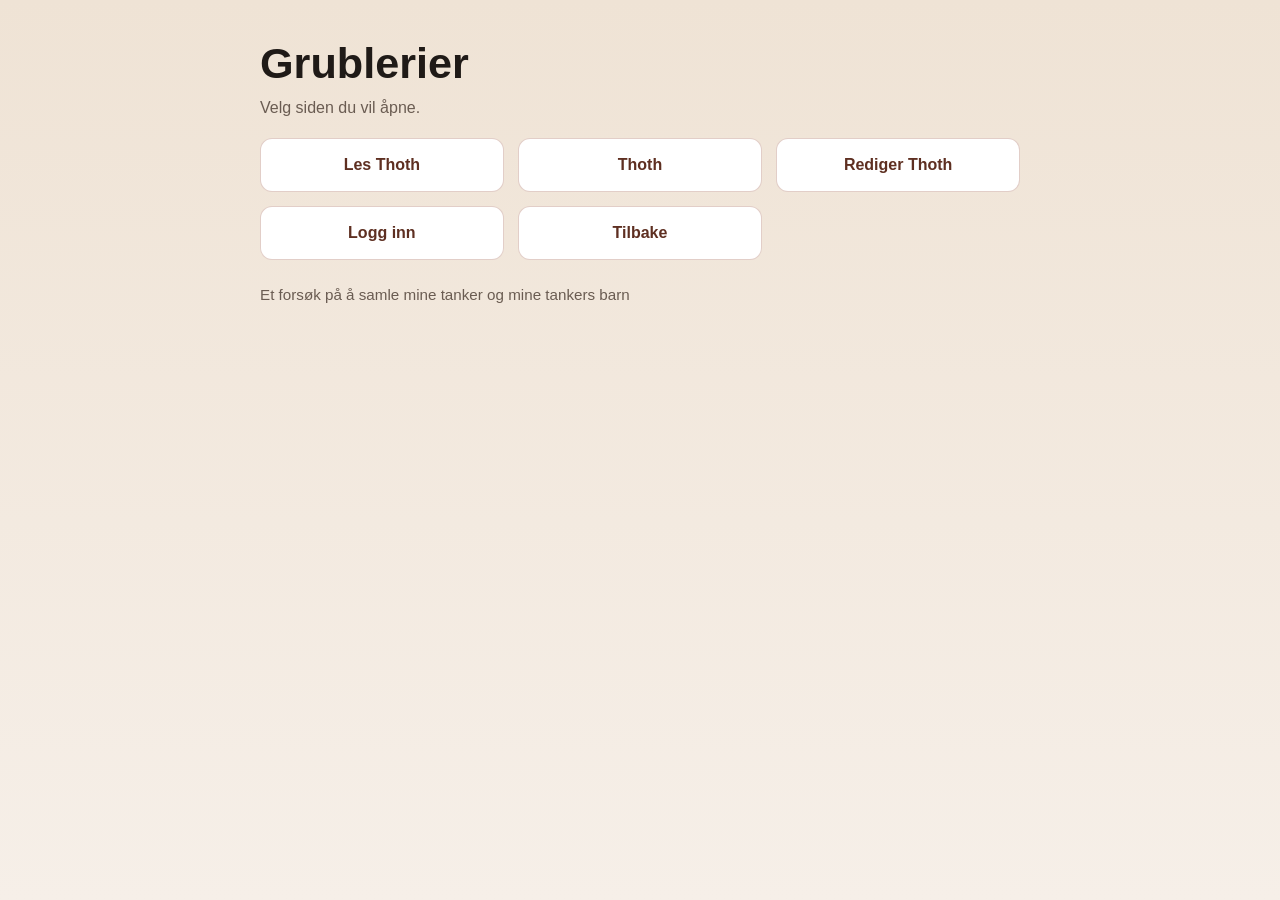
<file: index.html>
<!doctype html>
<html lang="no">
  <head>

    <!-- Google tag (gtag.js) -->
<script async src="https://www.googletagmanager.com/gtag/js?id=G-GN3HBGKQRX"></script>
<script>
  window.dataLayer = window.dataLayer || [];
  function gtag(){dataLayer.push(arguments);}
  gtag('js', new Date());

  gtag('config', 'G-GN3HBGKQRX');
</script>
    
    <meta charset="utf-8">
    <meta name="viewport" content="width=device-width, initial-scale=1">
    <title>tresfjording.no</title>
    <meta name="robots" content="noindex, nofollow, noarchive, nosnippet, noimageindex">
    <link rel="stylesheet" href="styles.css?v=20261023-2">
  </head>
  <body>
    <main class="page-shell">
      <h1>Grublerier</h1>
      <p class="subtitle">Velg siden du vil åpne.</p>

      <nav class="menu" aria-label="Hovedmeny">
        <a href="/thoth/lese.html">Les Thoth</a>
        <a href="https://tresfjording.no/thoth/index.html">Thoth</a>
        <a href="/thoth/rediger/">Rediger Thoth</a>
        <a href="/thoth/rediger/login.php">Logg inn</a>
        <a href="https://tresfjording.no/index.html">Tilbake</a>
        <!--<a href="./lese.html">Lese (lokalt)</a>-->
      </nav>

      <p class="note">Et forsøk på å samle mine tanker og mine tankers barn</p>
    </main>
  </body>
</html>
</file>
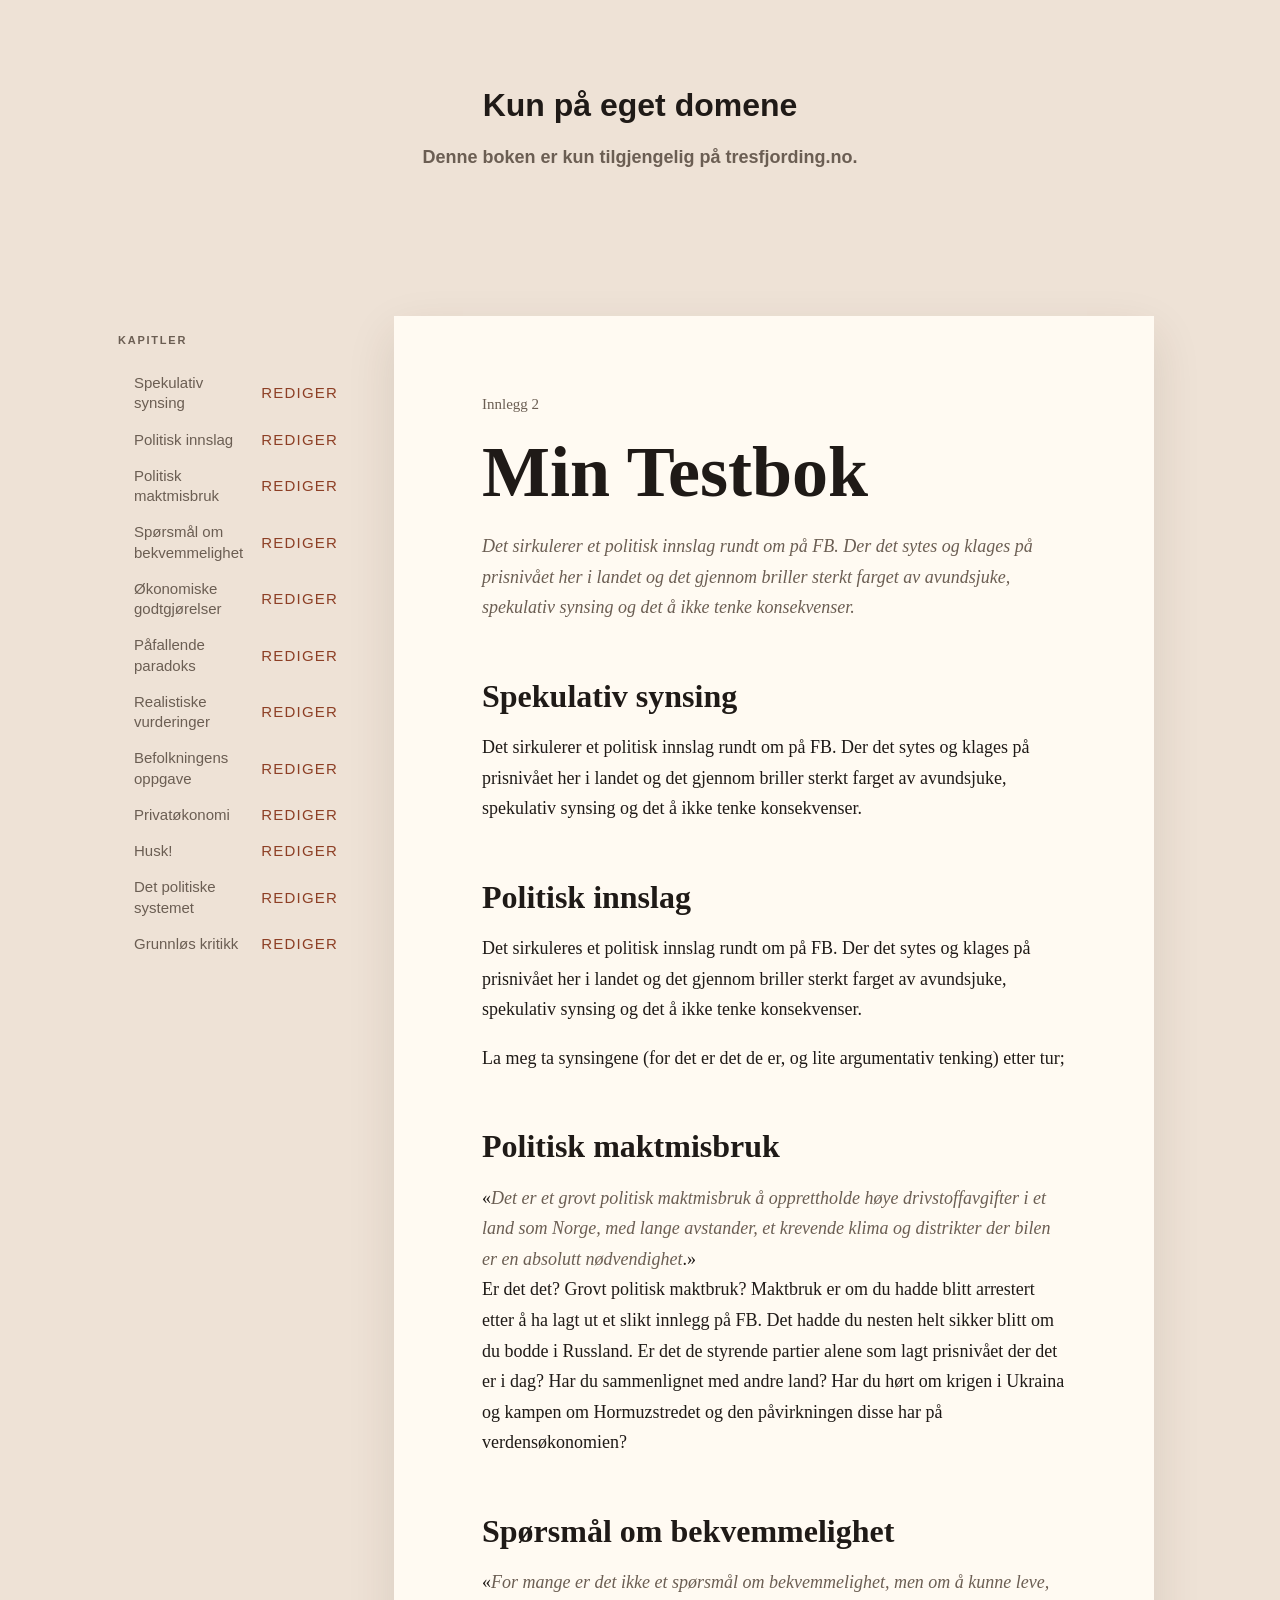
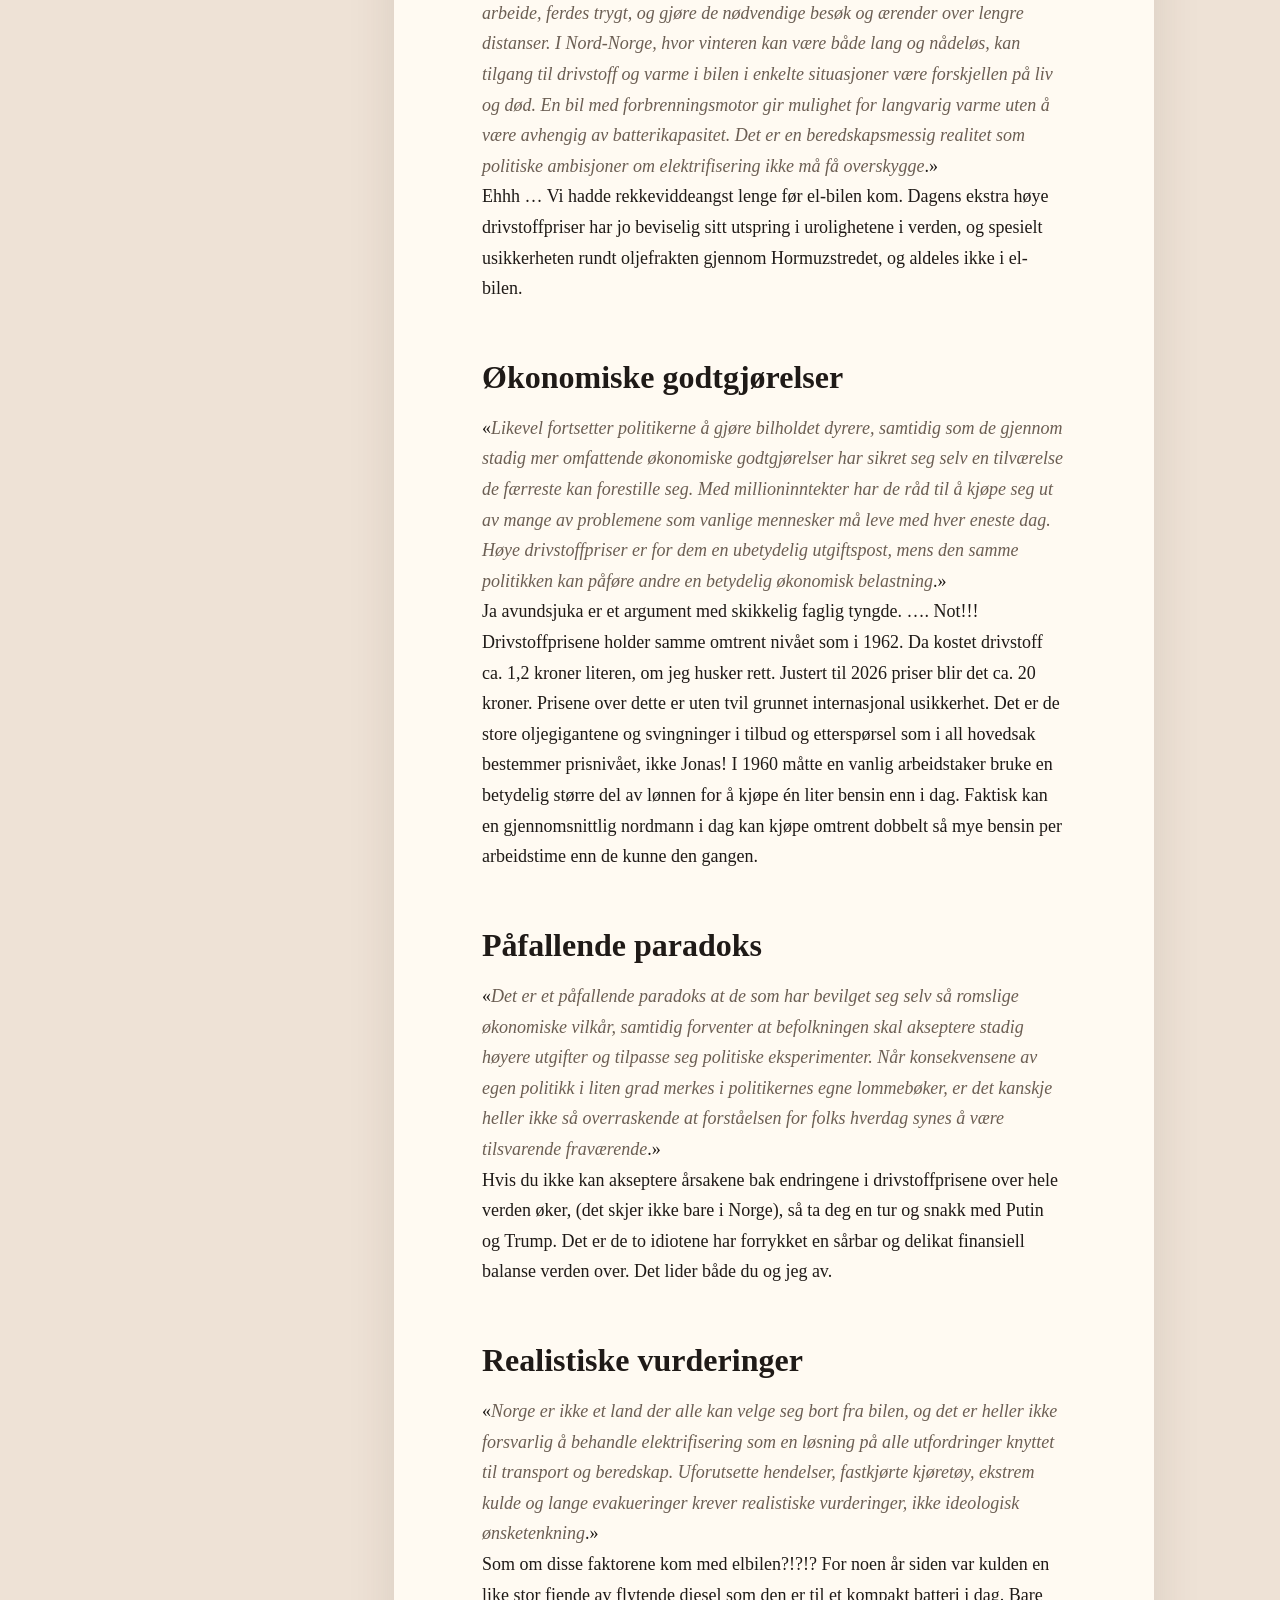
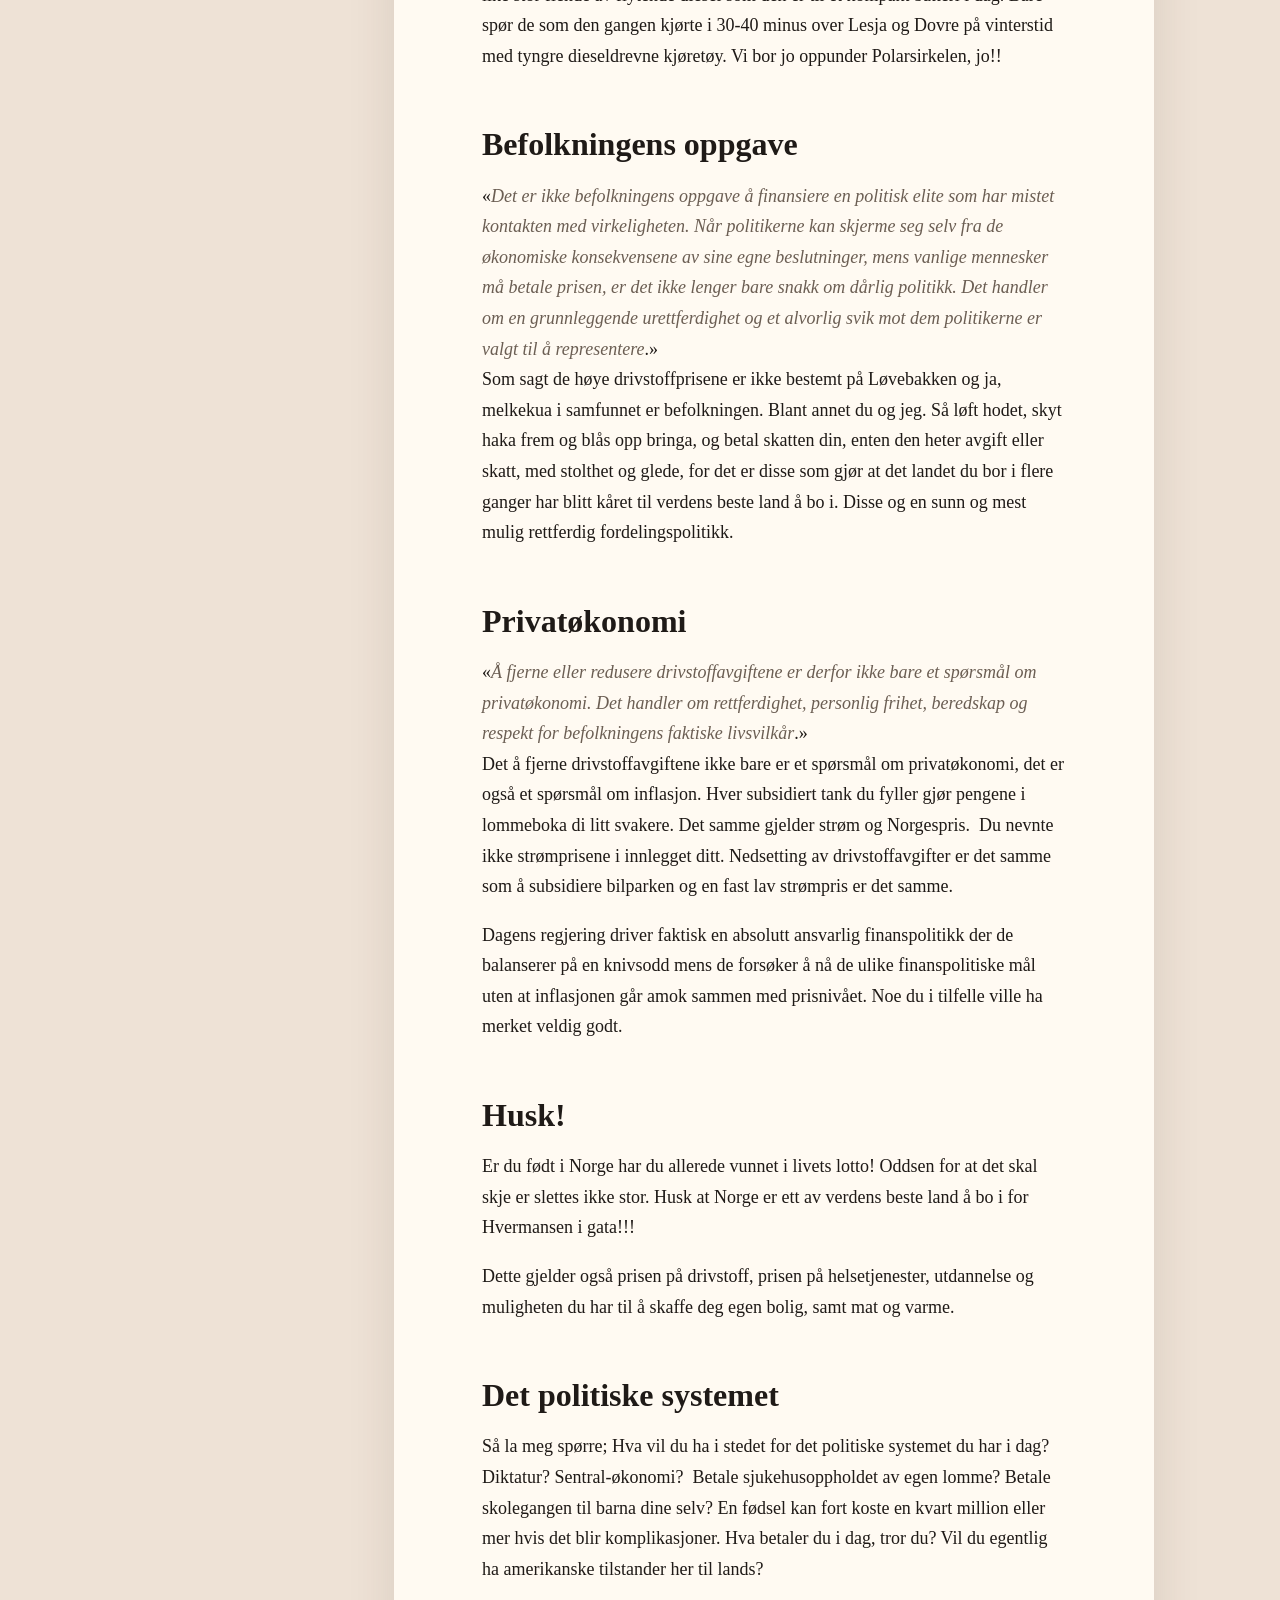
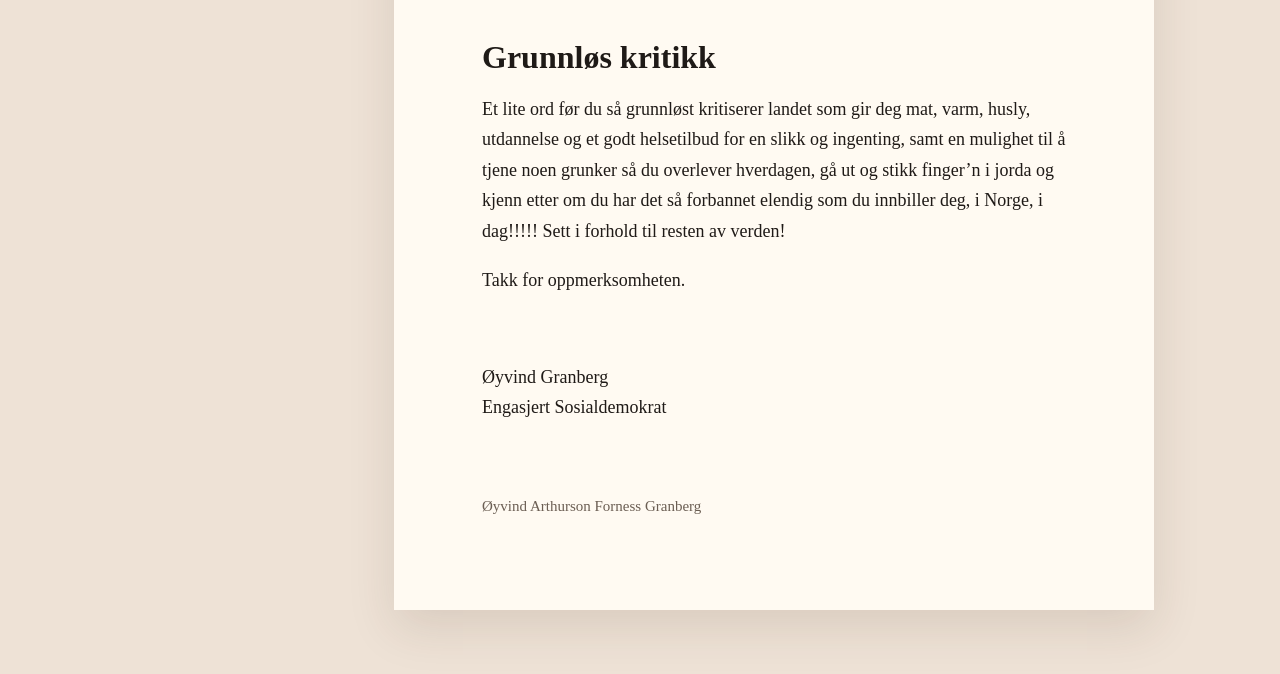
<file: arbeidskopi.html>
<!doctype html><html lang="no"><head><meta charset="utf-8"><meta name="viewport" content="width=device-width, initial-scale=1"><meta name="robots" content="noindex, nofollow, noarchive, nosnippet, noimageindex"><meta http-equiv="Cache-Control" content="no-cache, no-store, must-revalidate"><meta http-equiv="Pragma" content="no-cache"><meta http-equiv="Expires" content="0"><title>Min Testbok</title><style>:root{--ink:#1f1a17;--muted:#6b5e53;--paper:#fffaf2;--wash:#eee2d6;--accent:#8d3f25}*{box-sizing:border-box}html{scroll-behavior:smooth}body{margin:0;background:var(--wash);color:var(--ink);font:18px/1.7 Georgia,serif;user-select:none;-webkit-user-select:none;-ms-user-select:none;-webkit-touch-callout:none}.layout{display:grid;grid-template-columns:220px minmax(0,760px);gap:56px;max-width:1100px;margin:0 auto;padding:64px 28px}nav{position:sticky;top:40px;align-self:start;padding:18px 0}.nav-label{margin:0 0 18px;color:var(--muted);font:700 11px/1.2 Arial,sans-serif;letter-spacing:.16em;text-transform:uppercase}.chapter-item{display:flex;justify-content:space-between;align-items:center;gap:10px;padding:8px 0}.chapter-item a{display:block;color:var(--muted);font:15px/1.35 Arial,sans-serif;text-decoration:none;border-left:2px solid transparent;padding-left:14px}.chapter-item a:hover{color:var(--accent);border-color:var(--accent)}.chapter-edit{font-size:11px;font-weight:700;letter-spacing:.08em;text-transform:uppercase;color:var(--accent)!important;border-left:none!important;padding-left:0!important}.nav-empty{color:var(--muted);font:14px Arial,sans-serif}.book{padding:72px clamp(32px,8vw,88px);background:var(--paper);box-shadow:0 18px 45px rgba(68,43,21,.12)}h1{margin:18px 0 24px;font-size:clamp(2.6rem,6vw,4.5rem);line-height:.98}h3{scroll-margin-top:32px;margin:56px 0 18px;font-size:2rem;line-height:1.1}em{color:var(--muted)}article{margin-top:34px}small{color:var(--muted)}.locked{padding:80px 24px;text-align:center;color:var(--muted);font:600 18px/1.6 Arial,sans-serif}.locked strong{display:block;color:var(--ink);font-size:2rem;margin-bottom:12px}@media(max-width:800px){.layout{display:block;padding:24px 14px}.layout nav{position:static;padding:0 10px 24px}.layout nav a{display:inline-block;margin-right:14px}.book{padding:42px 28px}}</style></head><body><script>(function(){const allowedHosts=new Set(["www.tresfjording.no","tresfjording.no","localhost"]);if(!allowedHosts.has(window.location.hostname)){document.body.innerHTML="<main class=\"locked\"><strong>Kun på eget domene</strong>Denne boken er kun tilgjengelig på tresfjording.no.</main>";return;}const block = function(event){if((event.ctrlKey||event.metaKey)&&["c","C","s","S","p","P","u","U","a","A"].includes(event.key)){event.preventDefault();}if(event.key==="PrintScreen"){event.preventDefault();}};document.addEventListener("contextmenu", function(event){event.preventDefault();}, {passive:false});document.addEventListener("copy", function(event){event.preventDefault();}, {passive:false});document.addEventListener("cut", function(event){event.preventDefault();}, {passive:false});document.addEventListener("dragstart", function(event){event.preventDefault();}, {passive:false});document.addEventListener("selectstart", function(event){event.preventDefault();}, {passive:false});document.addEventListener("keydown", block, {passive:false});})();</script><div class="layout"><nav aria-label="Kapitler"><p class="nav-label">Kapitler</p><div class="chapter-item"><a href="#spekulativ-synsing-1">Spekulativ synsing</a><a class="chapter-edit" href="./rediger/index.html?chapter=spekulativ-synsing-1">rediger</a></div><div class="chapter-item"><a href="#politisk-innslag-2">Politisk innslag</a><a class="chapter-edit" href="./rediger/index.html?chapter=politisk-innslag-2">rediger</a></div><div class="chapter-item"><a href="#politisk-maktmisbruk-3">Politisk maktmisbruk</a><a class="chapter-edit" href="./rediger/index.html?chapter=politisk-maktmisbruk-3">rediger</a></div><div class="chapter-item"><a href="#sp-rsm-l-om-bekvemmelighet-4">Spørsmål om bekvemmelighet</a><a class="chapter-edit" href="./rediger/index.html?chapter=sp-rsm-l-om-bekvemmelighet-4">rediger</a></div><div class="chapter-item"><a href="#konomiske-godtgj-relser-5">Økonomiske godtgjørelser</a><a class="chapter-edit" href="./rediger/index.html?chapter=konomiske-godtgj-relser-5">rediger</a></div><div class="chapter-item"><a href="#p-fallende-paradoks-6">Påfallende paradoks</a><a class="chapter-edit" href="./rediger/index.html?chapter=p-fallende-paradoks-6">rediger</a></div><div class="chapter-item"><a href="#realistiske-vurderinger-7">Realistiske vurderinger</a><a class="chapter-edit" href="./rediger/index.html?chapter=realistiske-vurderinger-7">rediger</a></div><div class="chapter-item"><a href="#befolkningens-oppgave-8">Befolkningens oppgave</a><a class="chapter-edit" href="./rediger/index.html?chapter=befolkningens-oppgave-8">rediger</a></div><div class="chapter-item"><a href="#privat-konomi-9">Privatøkonomi</a><a class="chapter-edit" href="./rediger/index.html?chapter=privat-konomi-9">rediger</a></div><div class="chapter-item"><a href="#husk-10">Husk!</a><a class="chapter-edit" href="./rediger/index.html?chapter=husk-10">rediger</a></div><div class="chapter-item"><a href="#det-politiske-systemet-11">Det politiske systemet</a><a class="chapter-edit" href="./rediger/index.html?chapter=det-politiske-systemet-11">rediger</a></div><div class="chapter-item"><a href="#grunnl-s-kritikk-12">Grunnløs kritikk</a><a class="chapter-edit" href="./rediger/index.html?chapter=grunnl-s-kritikk-12">rediger</a></div></nav><main class="book"><small>Innlegg 2</small><h1>Min Testbok</h1><p><em>Det sirkulerer et politisk innslag rundt om på FB. Der det sytes og klages på prisnivået her i landet og det gjennom briller sterkt farget av avundsjuke, spekulativ synsing og det å ikke tenke konsekvenser.</em></p><article><p></p><h3 id="spekulativ-synsing-1">Spekulativ synsing</h3>

<p>Det sirkulerer et politisk innslag rundt om på FB. Der det
sytes og klages på prisnivået her i landet og det gjennom briller sterkt farget
av avundsjuke, spekulativ synsing og det å ikke tenke konsekvenser.</p>

<h3 id="politisk-innslag-2">Politisk innslag</h3>

<p>Det sirkuleres et politisk innslag rundt om på FB. Der det
sytes og klages på prisnivået her i landet og det gjennom briller sterkt farget
av avundsjuke, spekulativ synsing og det å ikke tenke konsekvenser.</p>

<p>La meg ta synsingene (for det er det de er, og lite
argumentativ tenking) etter tur;</p>

<h3 id="politisk-maktmisbruk-3">Politisk maktmisbruk</h3>

<p>«<em>Det er et grovt politisk maktmisbruk å opprettholde høye
drivstoffavgifter i et land som Norge, med lange avstander, et krevende klima
og distrikter der bilen er en absolutt nødvendighet</em>.»<br>
Er det det? Grovt politisk maktbruk? Maktbruk er om du hadde blitt arrestert
etter å ha lagt ut et slikt innlegg på FB. Det hadde du nesten helt sikker
blitt om du bodde i Russland. Er det de styrende partier alene som lagt
prisnivået der det er i dag? Har du sammenlignet med andre land? Har du hørt om
krigen i Ukraina og kampen om Hormuzstredet og den påvirkningen disse har på
verdensøkonomien?</p>

<h3 id="sp-rsm-l-om-bekvemmelighet-4">Spørsmål om bekvemmelighet</h3>

<p>«<em>For mange er det ikke et spørsmål om bekvemmelighet, men
om å kunne leve, arbeide, ferdes trygt, og gjøre de nødvendige besøk og ærender
over lengre distanser. I Nord-Norge, hvor vinteren kan være både lang og
nådeløs, kan tilgang til drivstoff og varme i bilen i enkelte situasjoner være
forskjellen på liv og død. En bil med forbrenningsmotor gir mulighet for
langvarig varme uten å være avhengig av batterikapasitet. Det er en
beredskapsmessig realitet som politiske ambisjoner om elektrifisering ikke må få
overskygge</em>.»<br>
Ehhh … Vi hadde rekkeviddeangst lenge før el-bilen kom. Dagens ekstra høye
drivstoffpriser har jo beviselig sitt utspring i urolighetene i verden, og
spesielt usikkerheten rundt oljefrakten gjennom Hormuzstredet, og aldeles ikke
i el-bilen.</p>

<h3 id="konomiske-godtgj-relser-5">Økonomiske godtgjørelser</h3>

<p>«<em>Likevel fortsetter politikerne å gjøre bilholdet dyrere,
samtidig som de gjennom stadig mer omfattende økonomiske godtgjørelser har
sikret seg selv en tilværelse de færreste kan forestille seg. Med
millioninntekter har de råd til å kjøpe seg ut av mange av problemene som
vanlige mennesker må leve med hver eneste dag. Høye drivstoffpriser er for dem
en ubetydelig utgiftspost, mens den samme politikken kan påføre andre en
betydelig økonomisk belastning</em>.»<br>
Ja avundsjuka er et argument med skikkelig faglig tyngde. …. Not!!!
Drivstoffprisene holder samme omtrent nivået som i 1962. Da kostet drivstoff
ca. 1,2 kroner literen, om jeg husker rett. Justert til 2026 priser blir det ca.
20 kroner. Prisene over dette er uten tvil grunnet internasjonal usikkerhet.
Det er de store oljegigantene og svingninger i tilbud og etterspørsel som i all
hovedsak bestemmer prisnivået, ikke Jonas! I 1960 måtte en vanlig arbeidstaker
bruke en betydelig større del av lønnen for å kjøpe én liter bensin enn i dag.
Faktisk kan en gjennomsnittlig nordmann i dag kan kjøpe omtrent dobbelt så mye
bensin per arbeidstime enn de kunne den gangen.</p>

<h3 id="p-fallende-paradoks-6">Påfallende paradoks</h3><p>«<em>Det er et påfallende paradoks at de som har bevilget seg selv så romslige
økonomiske vilkår, samtidig forventer at befolkningen skal akseptere stadig
høyere utgifter og tilpasse seg politiske eksperimenter. Når konsekvensene av
egen politikk i liten grad merkes i politikernes egne lommebøker, er det
kanskje heller ikke så overraskende at forståelsen for folks hverdag synes å
være tilsvarende fraværende</em>.»<br>
Hvis du ikke kan akseptere årsakene bak endringene i drivstoffprisene over hele
verden øker, (det skjer ikke bare i Norge), så ta deg en tur og snakk med Putin
og Trump. Det er de to idiotene har forrykket en sårbar og delikat finansiell
balanse verden over. Det lider både du og jeg av.</p>

<h3 id="realistiske-vurderinger-7">Realistiske vurderinger</h3>

<p>«<em>Norge er ikke et land der alle kan velge seg bort fra
bilen, og det er heller ikke forsvarlig å behandle elektrifisering som en
løsning på alle utfordringer knyttet til transport og beredskap. Uforutsette
hendelser, fastkjørte kjøretøy, ekstrem kulde og lange evakueringer krever
realistiske vurderinger, ikke ideologisk ønsketenkning</em>.»<br>
Som om disse faktorene kom med elbilen?!?!? For noen år siden var kulden en
like stor fiende av flytende diesel som den er til et kompakt batteri i dag. Bare
spør de som den gangen kjørte i 30-40 minus over Lesja og Dovre på vinterstid
med tyngre dieseldrevne kjøretøy. Vi bor jo oppunder Polarsirkelen, jo!!</p>

<h3 id="befolkningens-oppgave-8">Befolkningens oppgave</h3>

<p>«<em>Det er ikke befolkningens oppgave å finansiere en
politisk elite som har mistet kontakten med virkeligheten. Når politikerne kan
skjerme seg selv fra de økonomiske konsekvensene av sine egne beslutninger,
mens vanlige mennesker må betale prisen, er det ikke lenger bare snakk om
dårlig politikk. Det handler om en grunnleggende urettferdighet og et alvorlig
svik mot dem politikerne er valgt til å representere</em>.»<br>
Som sagt de høye drivstoffprisene er ikke bestemt på Løvebakken og ja, melkekua
i samfunnet er befolkningen. Blant annet du og jeg. Så løft hodet, skyt haka
frem og blås opp bringa, og betal skatten din, enten den heter avgift eller
skatt, med stolthet og glede, for det er disse som gjør at det landet du bor i
flere ganger har blitt kåret til verdens beste land å bo i. Disse og en sunn og
mest mulig rettferdig fordelingspolitikk.</p>

<h3 id="privat-konomi-9">Privatøkonomi</h3>

<p>«<em>Å fjerne eller redusere drivstoffavgiftene er derfor
ikke bare et spørsmål om privatøkonomi. Det handler om rettferdighet, personlig
frihet, beredskap og respekt for befolkningens faktiske livsvilkår</em>.»<br>
Det å fjerne drivstoffavgiftene ikke bare er et spørsmål om privatøkonomi, det
er også et spørsmål om inflasjon. Hver subsidiert tank du fyller gjør pengene i
lommeboka di litt svakere. Det samme gjelder strøm og Norgespris.&nbsp; Du nevnte ikke strømprisene i innlegget ditt.
Nedsetting av drivstoffavgifter er det samme som å subsidiere bilparken og en
fast lav strømpris er det samme.</p>

<p>Dagens regjering driver faktisk en absolutt ansvarlig
finanspolitikk der de balanserer på en knivsodd mens de forsøker å nå de ulike
finanspolitiske mål uten at inflasjonen går amok sammen med prisnivået. Noe du i
tilfelle ville ha merket veldig godt.</p>

<h3 id="husk-10">Husk!</h3>

<p>Er du født i Norge har du allerede vunnet i livets lotto! Oddsen
for at det skal skje er slettes ikke stor. Husk at Norge er ett av verdens
beste land å bo i for Hvermansen i gata!!! </p>

<p>Dette gjelder også prisen på drivstoff, prisen på
helsetjenester, utdannelse og muligheten du har til å skaffe deg egen bolig,
samt mat og varme.</p>

<h3 id="det-politiske-systemet-11">Det politiske systemet</h3>

<p>Så la meg spørre; Hva vil du ha i stedet for det politiske
systemet du har i dag? Diktatur? Sentral-økonomi?&nbsp; Betale sjukehusoppholdet av egen lomme? Betale
skolegangen til barna dine selv? En fødsel kan fort koste en kvart million eller
mer hvis det blir komplikasjoner. Hva betaler du i dag, tror du? Vil du
egentlig ha amerikanske tilstander her til lands?</p>

<h3 id="grunnl-s-kritikk-12">Grunnløs kritikk</h3>

<p>Et lite ord før du så grunnløst kritiserer landet som gir
deg mat, varm, husly, utdannelse og et godt helsetilbud for en slikk og
ingenting, samt en mulighet til å tjene noen grunker så du overlever hverdagen,
gå ut og stikk finger’n i jorda og kjenn etter om du har det så forbannet
elendig som du innbiller deg, i Norge, i dag!!!!! Sett i forhold til resten av
verden!</p>

<p>Takk for oppmerksomheten. &nbsp;</p>

<p>&nbsp;</p>

<p>Øyvind Granberg<br>
Engasjert Sosialdemokrat</p>

<p>&nbsp;</p>





<p></p></article><p><small>Øyvind Arthurson Forness Granberg</small></p></main></div></body></html>
</file>
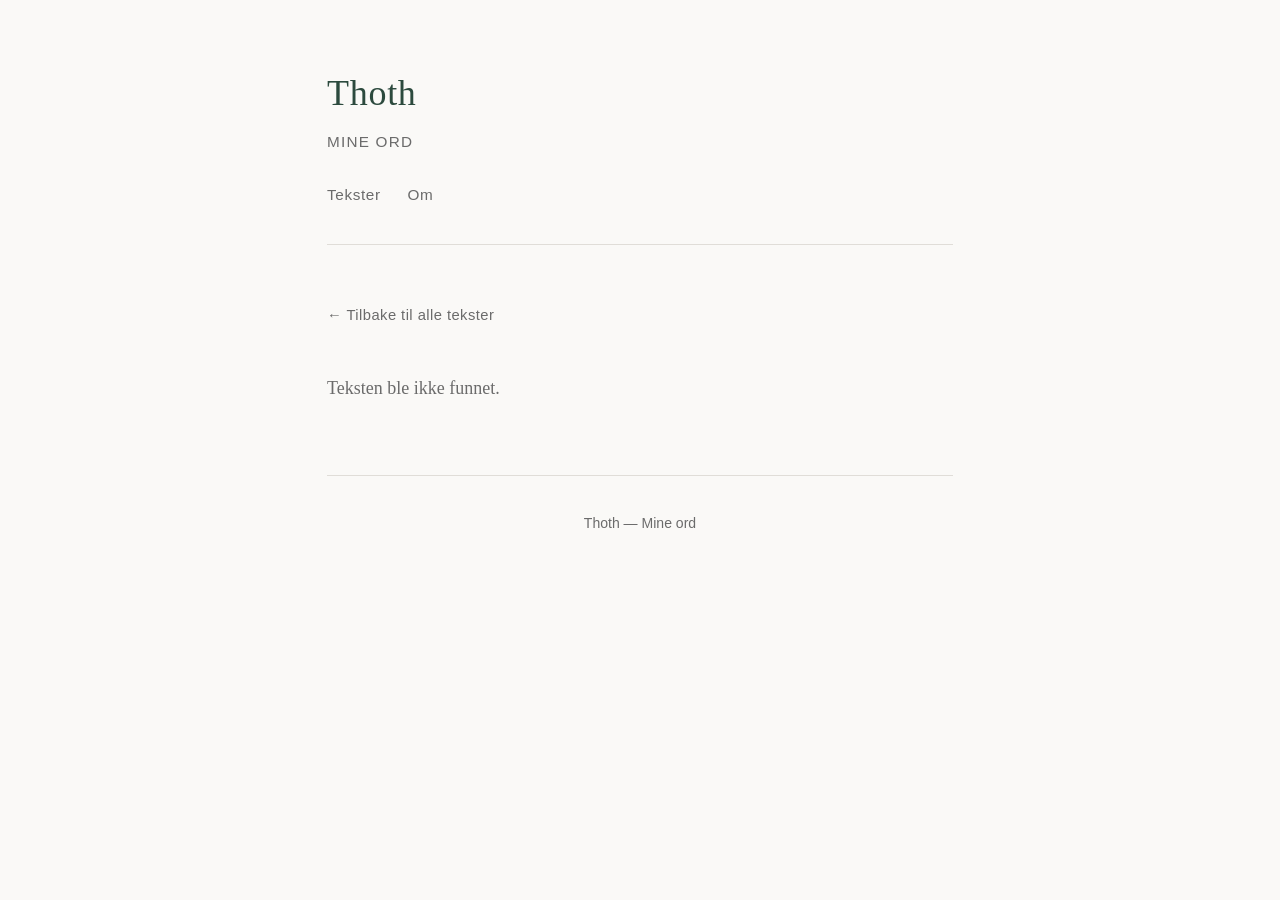
<file: les.html>
<!DOCTYPE html>
<html lang="nb">
<head>
  <meta charset="UTF-8" />
  <meta name="viewport" content="width=device-width, initial-scale=1.0" />
  <meta name="description" content="Thoth – Les tekst" />
  <title>Thoth – Les</title>
  <link rel="stylesheet" href="style.css" />
</head>
<body>
  <div class="site-wrapper">
    <header class="site-header">
      <h1>Thoth</h1>
      <p class="tagline">Mine ord</p>
      <nav class="site-nav">
        <a href="index.html">Tekster</a>
        <a href="om.html">Om</a>
      </nav>
    </header>

    <main>
      <a href="index.html" class="back-link">← Tilbake til alle tekster</a>
      <article class="work-article" id="work-content">
        <!-- Populated by works.js -->
      </article>
    </main>

    <footer class="site-footer">
      <p>Thoth &mdash; Mine ord</p>
    </footer>
  </div>

  <script src="works.js"></script>
</body>
</html>
</file>
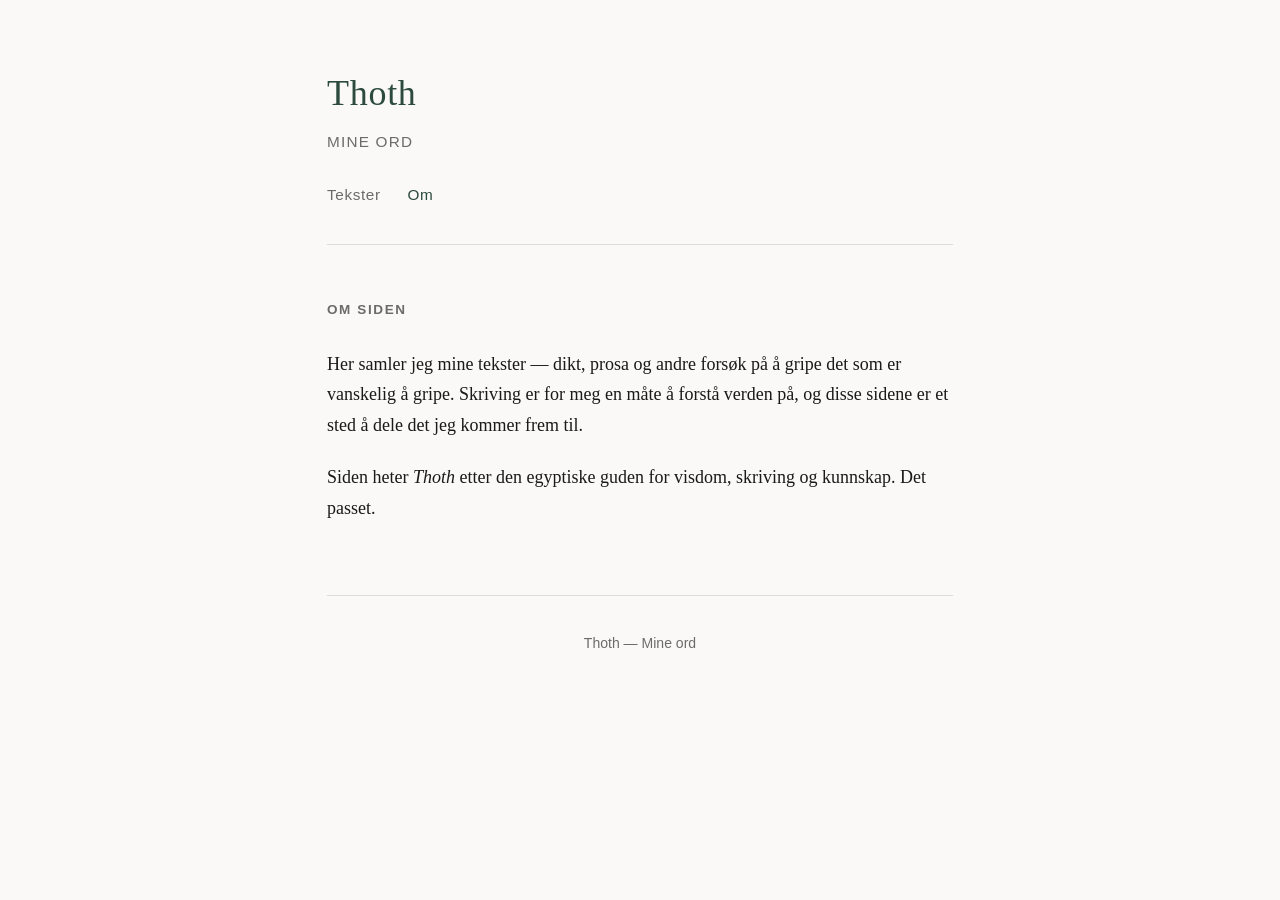
<file: om.html>
<!DOCTYPE html>
<html lang="nb">
<head>
  <meta charset="UTF-8" />
  <meta name="viewport" content="width=device-width, initial-scale=1.0" />
  <meta name="description" content="Thoth – Om" />
  <title>Thoth – Om</title>
  <link rel="stylesheet" href="style.css" />
</head>
<body>
  <div class="site-wrapper">
    <header class="site-header">
      <h1>Thoth</h1>
      <p class="tagline">Mine ord</p>
      <nav class="site-nav">
        <a href="index.html">Tekster</a>
        <a href="om.html" class="active">Om</a>
      </nav>
    </header>

    <main>
      <section class="about-section">
        <h2>Om siden</h2>
        <p>
          Her samler jeg mine tekster — dikt, prosa og andre forsøk på å
          gripe det som er vanskelig å gripe. Skriving er for meg en måte å
          forstå verden på, og disse sidene er et sted å dele det jeg kommer
          frem til.
        </p>
        <p>
          Siden heter <em>Thoth</em> etter den egyptiske guden for visdom,
          skriving og kunnskap. Det passet.
        </p>
      </section>
    </main>

    <footer class="site-footer">
      <p>Thoth &mdash; Mine ord</p>
    </footer>
  </div>
</body>
</html>
</file>
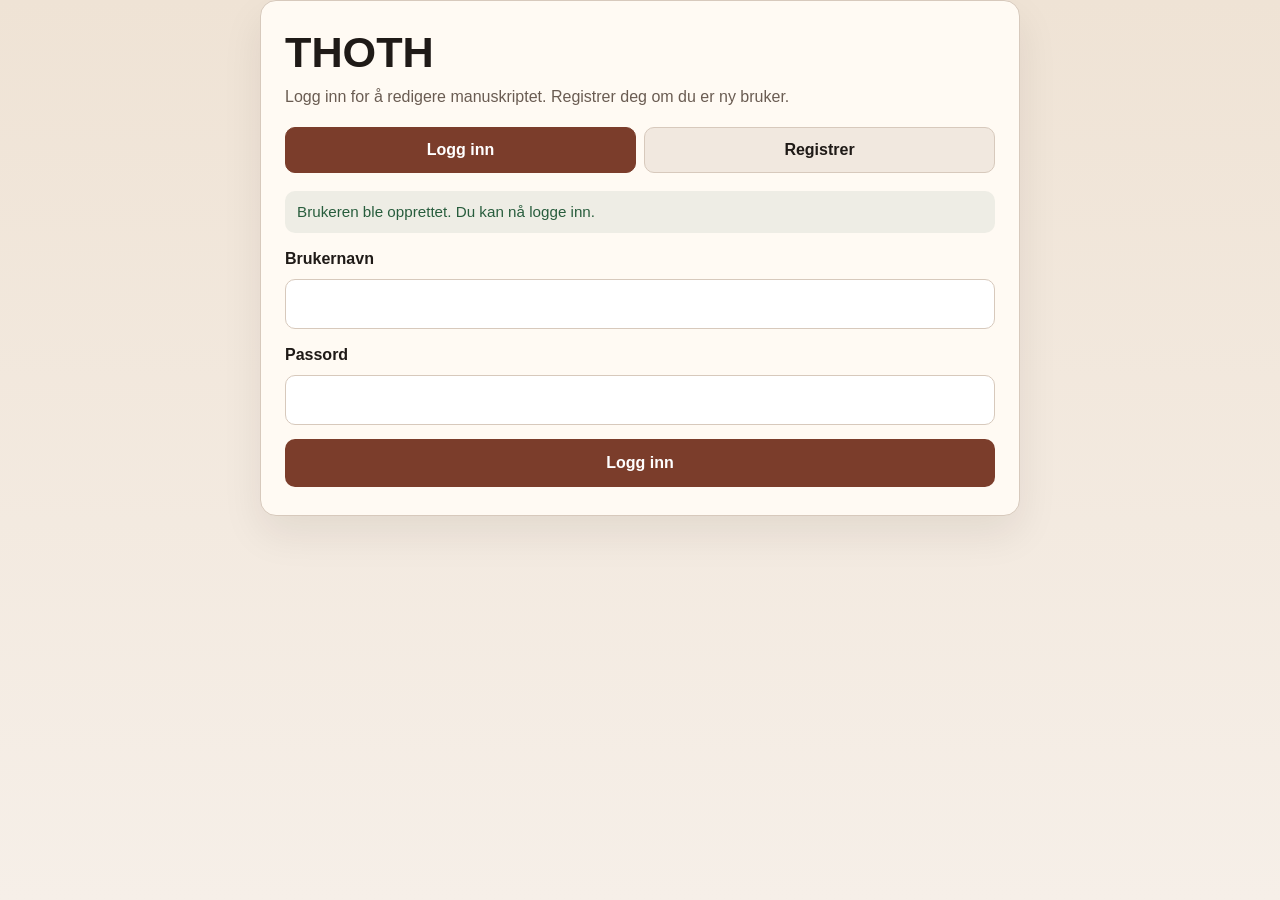
<file: register.html>
<!DOCTYPE html>
<html lang="no">
<head>
    <!-- Google tag (gtag.js) -->
<script async src="https://www.googletagmanager.com/gtag/js?id=G-GN3HBGKQRX"></script>
<script>
  window.dataLayer = window.dataLayer || [];
  function gtag(){dataLayer.push(arguments);}
  gtag('js', new Date());

  gtag('config', 'G-GN3HBGKQRX');
</script>
    <meta charset="utf-8">
    <meta name="viewport" content="width=device-width, initial-scale=1">
    <title>THOTH | Logg inn</title>
    <meta name="viewport" content="width=device-width, initial-scale=1">
    <meta name="robots" content="noindex, nofollow, noarchive, nosnippet, noimageindex">
    <link rel="stylesheet" href="styles.css?v=20261023-1">
</head>
<body>
    <main class="auth-shell">
        <h1>THOTH</h1>
        <p class="subtitle">Logg inn for å redigere manuskriptet. Registrer deg om du er ny bruker.</p>

        <div class="tabs" aria-label="Autentisering">
            <button type="button" class="tab-button active" data-mode="login">Logg inn</button>
            <button type="button" class="tab-button " data-mode="register">Registrer</button>
        </div>

        
                    <div class="success-message">Brukeren ble opprettet. Du kan nå logge inn.</div>
        
        <section class="panel active" data-panel="login">
            <form method="post" action="login.php">
                <input type="hidden" name="mode" value="login">
                <label for="login-username">Brukernavn</label>
                <input id="login-username" name="username" type="text" autocomplete="username" required>

                <label for="login-password">Passord</label>
                <input id="login-password" name="password" type="password" autocomplete="current-password" required>

                <button type="submit">Logg inn</button>
            </form>
        </section>

        <section class="panel " data-panel="register">
            <form method="post" action="login.php">
                <input type="hidden" name="mode" value="register">
                <label for="register-username">Brukernavn</label>
                <input id="register-username" name="username" type="text" autocomplete="username" required>

                <label for="register-password">Passord</label>
                <input id="register-password" name="password" type="password" autocomplete="new-password" required>

                <label for="register-first-name">Fornavn</label>
                <input id="register-first-name" name="first_name" type="text" required>

                <label for="register-last-name">Etternavn</label>
                <input id="register-last-name" name="last_name" type="text" required>

                <label for="register-email">E-post</label>
                <input id="register-email" name="email" type="email" autocomplete="email" required>

                <label for="register-phone">Telefon (valgfritt)</label>
                <input id="register-phone" name="phone" type="text" autocomplete="tel">

                <button type="submit">Registrer bruker</button>
            </form>
        </section>
    </main>

    <script>
        const buttons = document.querySelectorAll('.tab-button');
        const panels = document.querySelectorAll('.panel');

        buttons.forEach((button) => {
            button.addEventListener('click', () => {
                const mode = button.dataset.mode;
                buttons.forEach((btn) => btn.classList.toggle('active', btn === button));
                panels.forEach((panel) => panel.classList.toggle('active', panel.dataset.panel === mode));
            });
        });
    </script>
</body>
</html>
</file>
<file: styles.css>
:root {
  --bg: #f6efe8;
  --bg-soft: #efe3d5;
  --panel: #fffaf3;
  --paper: #ffffff;
  --ink: #1f1a17;
  --muted: #6a5c52;
  --accent: #7b3d2b;
  --accent-strong: #5e2f21;
  --border: #d7c9bc;
  --error: #8f2a2a;
  --success: #285d3d;
  --shadow: 0 18px 40px rgba(43, 29, 18, 0.08);
}

* { box-sizing: border-box; }

html {
  scroll-behavior: smooth;
}

body {
  margin: 0;
  min-height: 100vh;
  font-family: Arial, Helvetica, sans-serif;
  background: linear-gradient(180deg, var(--bg-soft) 0%, var(--bg) 100%);
  color: var(--ink);
  line-height: 1.5;
}

img {
  max-width: 100%;
  display: block;
}

a {
  color: var(--accent);
  text-decoration: none;
}

a:hover,
a:focus-visible {
  text-decoration: underline;
}

button,
input,
textarea {
  font: inherit;
}

main,
.page-shell,
.auth-shell {
  width: min(92vw, 760px);
}

.page-shell {
  margin: 0 auto;
  padding: clamp(20px, 4vw, 40px) 0 48px;
}

.site-header {
  display: flex;
  align-items: center;
  justify-content: space-between;
  gap: 16px;
  padding: 18px 22px;
  margin-bottom: 24px;
  background: rgba(255, 255, 255, 0.28);
  border: 1px solid rgba(31, 26, 23, 0.08);
  border-radius: 16px;
  box-shadow: var(--shadow);
}

.brand {
  display: inline-flex;
  align-items: center;
  gap: 10px;
  text-decoration: none;
}

.brand-mark {
  font-size: clamp(1.2rem, 3vw, 1.8rem);
  font-weight: 800;
  letter-spacing: 0.04em;
  color: var(--ink);
}

.brand-subtitle {
  font-size: 0.72rem;
  letter-spacing: 0.12em;
  text-transform: uppercase;
  color: var(--muted);
}

.header-status {
  display: flex;
  align-items: center;
  gap: 12px;
  flex-wrap: wrap;
  justify-content: flex-end;
  font-size: 0.9rem;
  color: var(--muted);
}

.auth-shell {
  margin: 0 auto;
  background: var(--panel);
  border: 1px solid var(--border);
  border-radius: 16px;
  padding: 28px 24px;
  box-shadow: var(--shadow);
}

h1,
h2,
h3 {
  margin-top: 0;
  line-height: 1.1;
  color: var(--ink);
}

h1 {
  margin-bottom: 8px;
  font-size: clamp(1.9rem, 5vw, 2.7rem);
}

h2 {
  font-size: clamp(1.4rem, 3vw, 2rem);
}

.subtitle,
.auth-subtitle,
.hero-lead,
.note,
.eyebrow {
  color: var(--muted);
}

.subtitle,
.auth-subtitle,
.hero-lead {
  margin: 0 0 18px;
}

.eyebrow {
  margin: 0 0 8px;
  font-size: 0.72rem;
  letter-spacing: 0.14em;
  text-transform: uppercase;
  font-weight: 700;
}

.tabs {
  display: flex;
  gap: 8px;
  margin-bottom: 18px;
}

.tab-button {
  flex: 1;
  padding: 10px 12px;
  border: 1px solid var(--border);
  border-radius: 10px;
  background: #f1e8df;
  color: var(--ink);
  cursor: pointer;
  font-weight: 700;
  transition: background-color 0.2s ease, color 0.2s ease, border-color 0.2s ease;
}

.tab-button.active {
  background: var(--accent);
  color: #ffffff;
  border-color: var(--accent);
}

.panel {
  display: none;
}

.panel.active {
  display: block;
}

label {
  display: block;
  margin-bottom: 8px;
  font-weight: 700;
}

input,
textarea {
  width: 100%;
  padding: 12px 14px;
  border-radius: 10px;
  border: 1px solid var(--border);
  background: var(--paper);
  color: var(--ink);
  margin-bottom: 14px;
}

input:focus,
textarea:focus {
  outline: 2px solid rgba(123, 61, 43, 0.18);
  border-color: var(--accent);
}

textarea {
  min-height: 140px;
  resize: vertical;
}

button,
.primary-button,
.text-clear-button,
.save-status,
.logout-link,
.profile-link {
  border: none;
  border-radius: 10px;
  cursor: pointer;
}

button[type="submit"],
.primary-button {
  width: 100%;
  padding: 12px 16px;
  background: var(--accent);
  color: #ffffff;
  font-weight: 700;
}

button[type="submit"]:hover,
.primary-button:hover {
  background: var(--accent-strong);
}

.error-list,
.success-message {
  border-radius: 10px;
  padding: 10px 12px;
  margin-bottom: 14px;
  font-size: 0.95rem;
}

.error-list {
  background: rgba(143, 42, 42, 0.08);
  color: var(--error);
}

.success-message {
  background: rgba(40, 93, 61, 0.08);
  color: var(--success);
}

.menu {
  display: grid;
  grid-template-columns: repeat(auto-fit, minmax(180px, 1fr));
  gap: 0.9rem;
}

.menu a {
  display: inline-flex;
  align-items: center;
  justify-content: center;
  min-height: 54px;
  padding: 0.8rem 1rem;
  border-radius: 12px;
  border: 1px solid rgba(141, 63, 37, 0.25);
  background: var(--paper);
  color: var(--accent-strong);
  font-weight: 600;
  transition: transform 0.2s ease, box-shadow 0.2s ease;
}

.menu a:hover,
.menu a:focus-visible {
  transform: translateY(-1px);
  box-shadow: 0 8px 18px rgba(141, 63, 37, 0.12);
}

.note {
  margin-top: 1.5rem;
  font-size: 0.95rem;
}

@media (max-width: 640px) {
  .site-header {
    flex-direction: column;
    align-items: flex-start;
  }

  .header-status {
    justify-content: flex-start;
  }

  .auth-shell {
    padding: 22px 18px;
  }
}
</file>
<file: style.css>
:root {
  --bg: #faf9f7;
  --text: #1a1a1a;
  --muted: #6b6b6b;
  --accent: #2c4a3e;
  --border: #e0ddd8;
  --hover: #f0ede8;
  --font-serif: 'Georgia', 'Times New Roman', serif;
  --font-sans: 'Helvetica Neue', 'Arial', sans-serif;
}

*, *::before, *::after {
  box-sizing: border-box;
  margin: 0;
  padding: 0;
}

html {
  font-size: 18px;
  scroll-behavior: smooth;
}

body {
  background: var(--bg);
  color: var(--text);
  font-family: var(--font-serif);
  line-height: 1.7;
  min-height: 100vh;
}

a {
  color: inherit;
  text-decoration: none;
}

/* ── Layout ─────────────────────────────── */
.site-wrapper {
  max-width: 680px;
  margin: 0 auto;
  padding: 0 1.5rem;
}

/* ── Header ─────────────────────────────── */
.site-header {
  padding: 3.5rem 0 2rem;
  border-bottom: 1px solid var(--border);
  margin-bottom: 3rem;
}

.site-header h1 {
  font-size: 2rem;
  font-weight: normal;
  letter-spacing: 0.02em;
  color: var(--accent);
  margin-bottom: 0.25rem;
}

.site-header .tagline {
  font-family: var(--font-sans);
  font-size: 0.85rem;
  color: var(--muted);
  letter-spacing: 0.08em;
  text-transform: uppercase;
}

/* ── Navigation ─────────────────────────── */
.site-nav {
  display: flex;
  gap: 1.5rem;
  margin-top: 1.5rem;
  font-family: var(--font-sans);
  font-size: 0.85rem;
  letter-spacing: 0.04em;
}

.site-nav a {
  color: var(--muted);
  transition: color 0.2s;
}

.site-nav a:hover,
.site-nav a.active {
  color: var(--accent);
}

/* ── Works list ─────────────────────────── */
.works-section h2 {
  font-size: 0.75rem;
  font-family: var(--font-sans);
  letter-spacing: 0.12em;
  text-transform: uppercase;
  color: var(--muted);
  margin-bottom: 1.5rem;
}

.works-list {
  list-style: none;
}

.works-list li {
  border-top: 1px solid var(--border);
}

.works-list li:last-child {
  border-bottom: 1px solid var(--border);
}

.work-link {
  display: flex;
  justify-content: space-between;
  align-items: baseline;
  padding: 1rem 0.25rem;
  transition: background 0.15s;
  border-radius: 2px;
  gap: 1rem;
}

.work-link:hover {
  background: var(--hover);
  padding-left: 0.5rem;
}

.work-link .work-title {
  font-size: 1.05rem;
  color: var(--text);
}

.work-link .work-meta {
  font-family: var(--font-sans);
  font-size: 0.78rem;
  color: var(--muted);
  white-space: nowrap;
  flex-shrink: 0;
}

/* ── Work page ──────────────────────────── */
.work-article {
  margin-bottom: 4rem;
}

.work-article header {
  margin-bottom: 2.5rem;
  padding-bottom: 1.5rem;
  border-bottom: 1px solid var(--border);
}

.work-article h1 {
  font-size: 1.9rem;
  font-weight: normal;
  line-height: 1.3;
  margin-bottom: 0.5rem;
}

.work-article .work-info {
  font-family: var(--font-sans);
  font-size: 0.82rem;
  color: var(--muted);
  letter-spacing: 0.03em;
}

.work-article .work-info span + span::before {
  content: ' · ';
}

.work-body {
  font-size: 1.08rem;
  line-height: 1.85;
}

.work-body p {
  margin-bottom: 1.4em;
}

.work-body p:last-child {
  margin-bottom: 0;
}

/* Poetry: preserve line breaks */
.work-body.poetry {
  white-space: pre-wrap;
  font-size: 1.05rem;
}

.work-body.poetry p {
  margin-bottom: 2em;
}

/* ── Back link ──────────────────────────── */
.back-link {
  display: inline-flex;
  align-items: center;
  gap: 0.4em;
  font-family: var(--font-sans);
  font-size: 0.82rem;
  color: var(--muted);
  margin-bottom: 2.5rem;
  letter-spacing: 0.03em;
  transition: color 0.2s;
}

.back-link:hover {
  color: var(--accent);
}

/* ── About section ──────────────────────── */
.about-section {
  margin-bottom: 4rem;
}

.about-section h2 {
  font-size: 0.75rem;
  font-family: var(--font-sans);
  letter-spacing: 0.12em;
  text-transform: uppercase;
  color: var(--muted);
  margin-bottom: 1.5rem;
}

.about-section p {
  margin-bottom: 1.2em;
  color: var(--text);
}

/* ── Footer ─────────────────────────────── */
.site-footer {
  border-top: 1px solid var(--border);
  padding: 2rem 0;
  margin-top: 4rem;
  font-family: var(--font-sans);
  font-size: 0.78rem;
  color: var(--muted);
  text-align: center;
}

/* ── Responsive ─────────────────────────── */
@media (max-width: 500px) {
  html { font-size: 16px; }

  .site-header {
    padding-top: 2rem;
  }

  .work-link .work-meta {
    display: none;
  }
}
</file>
